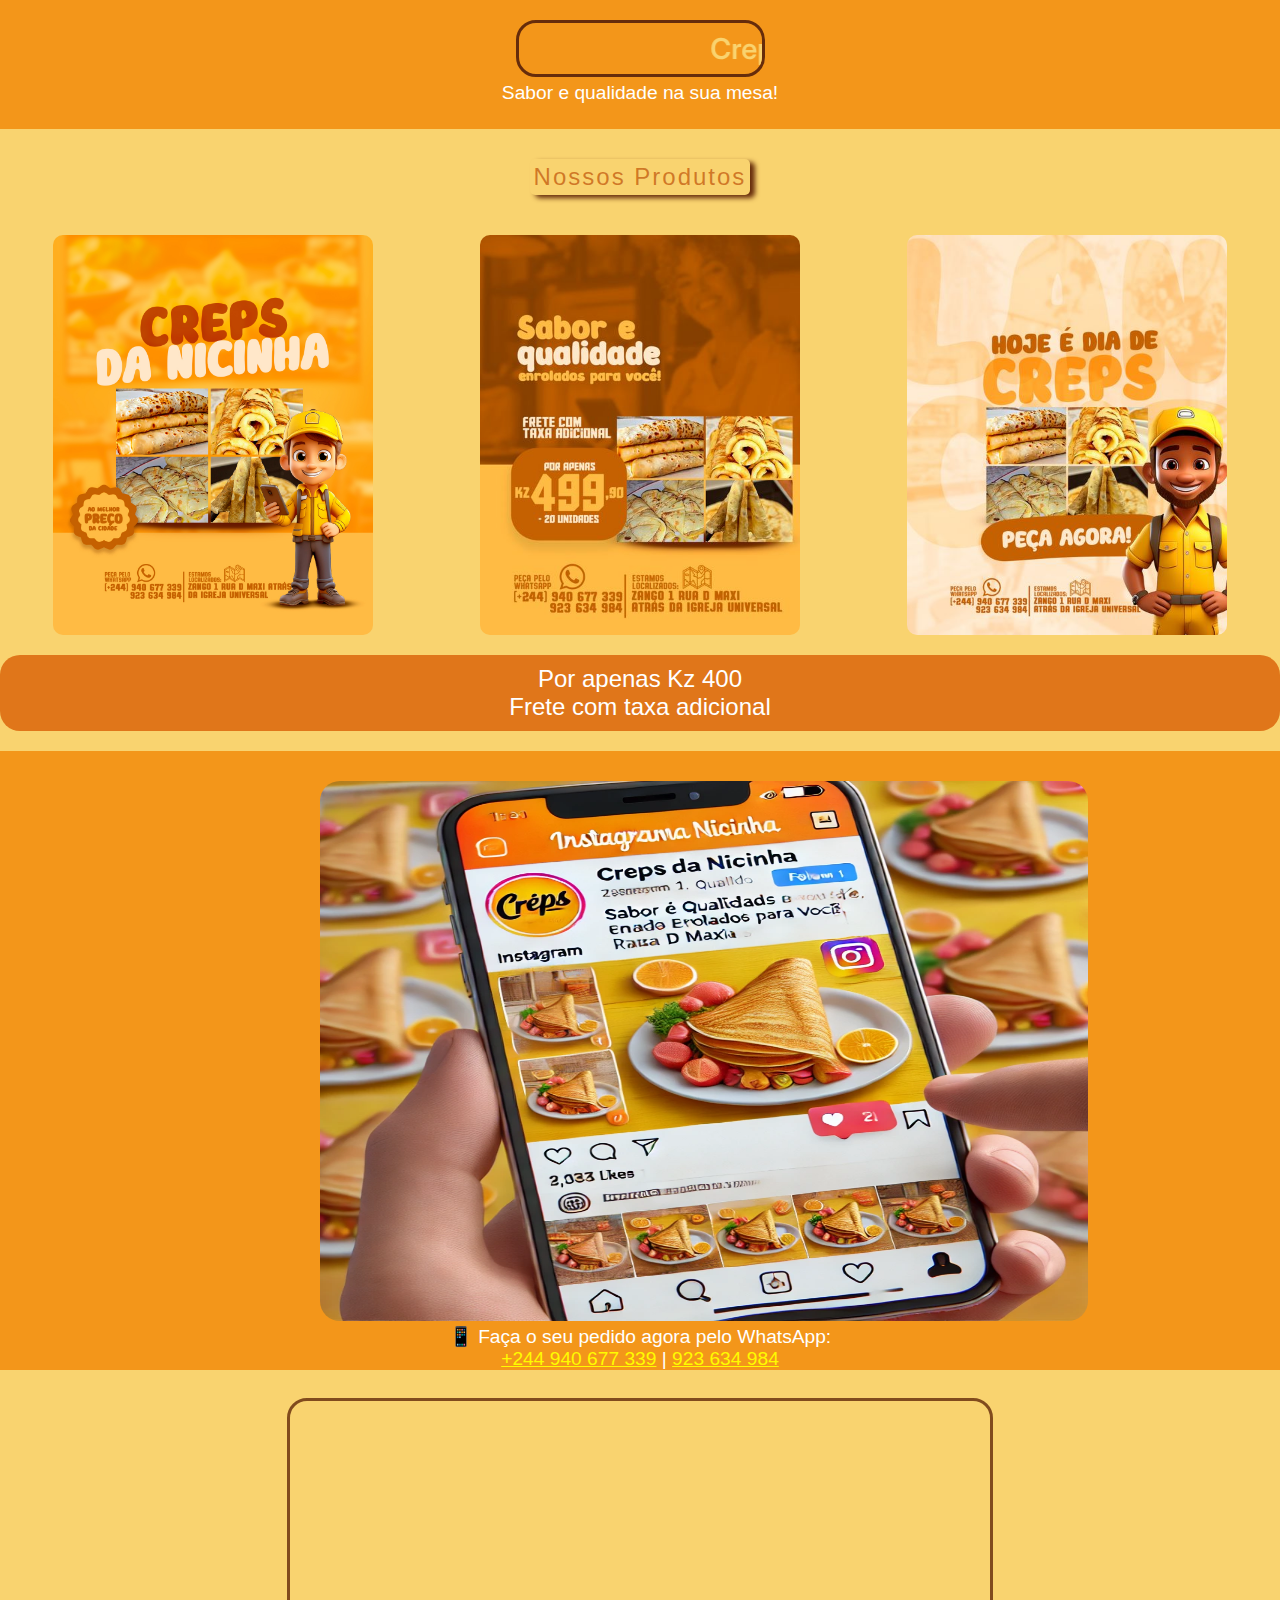
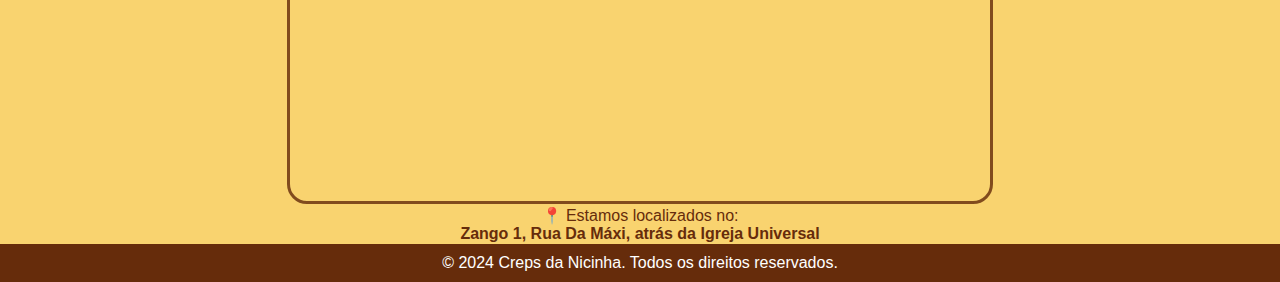
<file: index.html>
<!DOCTYPE html>
<html lang="pt-br">
<head>
    <meta charset="UTF-8">
    <meta name="viewport" content="width=device-width, initial-scale=1.0">
    <link rel="shortcut icon" href="imagens/creps4.jpg" type="image/x-icon">
    <link rel="stylesheet" href="creps.css">
    <title>Creps da Nicinha</title>
    <style>
        @import url('https://fonts.googleapis.com/css2?family=Bubblegum+Sans&family=Inter:ital,opsz,wght@0,14..32,100..900;1,14..32,100..900&display=swap');
    
        *{
            margin: 0 auto;
            padding: 0;
        }
        body {
            font-family: Arial, sans-serif;
            margin: 0;
            padding: 0;
            background-color: #f9d36f;
            color: #662c0b;
        }


        header {
            top: 0.5px;
            background-color: #f3961a;
            text-align: center;
            padding: 20px;
            color: #fff;
        }

        h1 {
            font-size: 1.8em;
            margin: 0;
            font-family: "Inter", sans-serif;
            font-weight: 600;
            color: #f9d36f;
        }

        header p {
            font-size: 1.2em;
            margin: 5px 0;
            font-family: Arial, Helvetica, sans-serif, sans-serif;
            font-weight: 300;
        }
        h2{
            margin-top: 10px;
            font-family: Impact, Haettenschweiler, 'Arial Narrow Bold', sans-serif;
            letter-spacing: 2px;
            font-weight: 200;
            color:#be5006b0;
            padding: 10px;
            display: inline-flex;
            padding: 4px;
            border-radius: 5px;
            box-shadow: 5px 3px 5px #662c0b;
            margin-bottom: 10px;
        }
        div.expose{
            display: flex;
            flex-direction: row;
            align-items: center;   
        }
        img.crep1{
            width: 25%;
            height: 25%;
            border-radius: 10px;
            transition: transform 0.3s;
            margin-top: 10px;
        }
        .products {
                text-align: center;
                padding: 20px;
                display: block  ;
        }
        
        .products img {
            width: 30%;
            margin: 10px;
        }

        .expose img:hover {
            transform: scale(1.05);
        }

        .price {
            border-radius: 20px;
            background-color: #e0761a;
            color: #fff;
            text-align: center;
            padding: 10px;
            font-size: 1.5em;
            margin: 20px 0;
        }

        .cta {
            text-align: center;
            padding: 0px;
            background-color: #f3961a;
            color: #fff;
        }

        .cta p {
            font-size: 1.2em;
            margin-top: 0px;
        }

        .contact {
            display: block;
            background-color: #f9d36f;
            color: #662c0b;
            padding: 2px;
            text-align: center;
            line-height: 1.1;
            margin-bottom: 0px;
            align-items: center;
        }

        footer {
            background-color: #662c0b;
            color: #fff;
            text-align: center;
            padding: 10px;
        }

        @keyframes marquee {
            from{
                transform: translateX(100%);
            }
            to{
                transform: translateX(-100%);
            }
            
        }



        a{
            color:#fffb00;
        }
        a:hover{
            text-decoration: none;
            color: white;
        }

        footer p {
            margin: 0;
        }

        ::-webkit-scrollbar{
            width: 0px;
            height: 0px;
        }
        iframe#image{
            position: relative;
            top: 30px;
            left: 5%;
            width: 60vw;
            height: 60vh;
            margin-bottom: 30px;
            border-radius: 20px;
        }

        marquee{
            font-size: medium;
            padding: 8px;
            display: inline-flex;
            width: auto;
            border: solid 3px #662c0b;
            border-radius: 20px;            
        }

        @media (max-width: 768px) {
            .products {
                width: 80%; /* Ajusta as imagens para dispositivos menores */
            }
        }
    </style>
</head>
<body>

<header>
    
        <marquee behavior="#" direction="left">
            <h1>Creps da Nicinha</h1>
        </marquee>

    <p>Sabor e qualidade na sua mesa!</p>
</header>

<section class="products">
    <h2>Nossos Produtos</h2>
</section>
    <div class="expose">
        <img src="imagens/creps4.jpg"class="crep1"  alt="Creps4">
        <img src="imagens/creps3.jpg"class="crep1"  alt="Creps3">
        <img src="imagens/crep2.jpg" class="crep1" alt="Creps2">
    </div>

<section class="price">
        <p>Por apenas Kz 400<br>Frete com taxa adicional</p>
</section>

<section class="cta">
    <iframe src="imagemcrep.html" frameborder="0" name="image" id="image"></iframe>
    <p>📱 Faça o seu pedido agora pelo WhatsApp:</p>
    <p><a href="#">+244 940 677 339</a> | <a href="#">923 634 984</a></p>
</section>

<section class="contact">
    <iframe src="https://www.google.com/maps/embed?pb=!1m18!1m12!1m3!1d361.97885101632295!2d13.406672980214275!3d-9.007243040745248!2m3!1f0!2f0!3f0!3m2!1i1024!2i768!4f13.1!3m3!1m2!1s0x1a5203a039703349%3A0x6ae3c6ea4bb341ea!2sXCV4%2B3PM%2C%20ZangoIII!5e0!3m2!1spt-PT!2sao!4v1732672756194!5m2!1spt-PT!2sao" width="700" height="400" style=" margin-top:2%; margin-bottom: 0; border: solid #662c0bd0; border-radius: 20px;" allowfullscreen="" loading="lazy" referrerpolicy="no-referrer-when-downgrade"></iframe>
    <p>📍 Estamos localizados no:<br><strong>Zango 1, Rua Da Máxi, atrás da Igreja Universal</strong></p>
</section>

<footer>
    <p>&copy; 2024 Creps da Nicinha. Todos os direitos reservados.</p>
</footer>

</body>
</html>
</file>
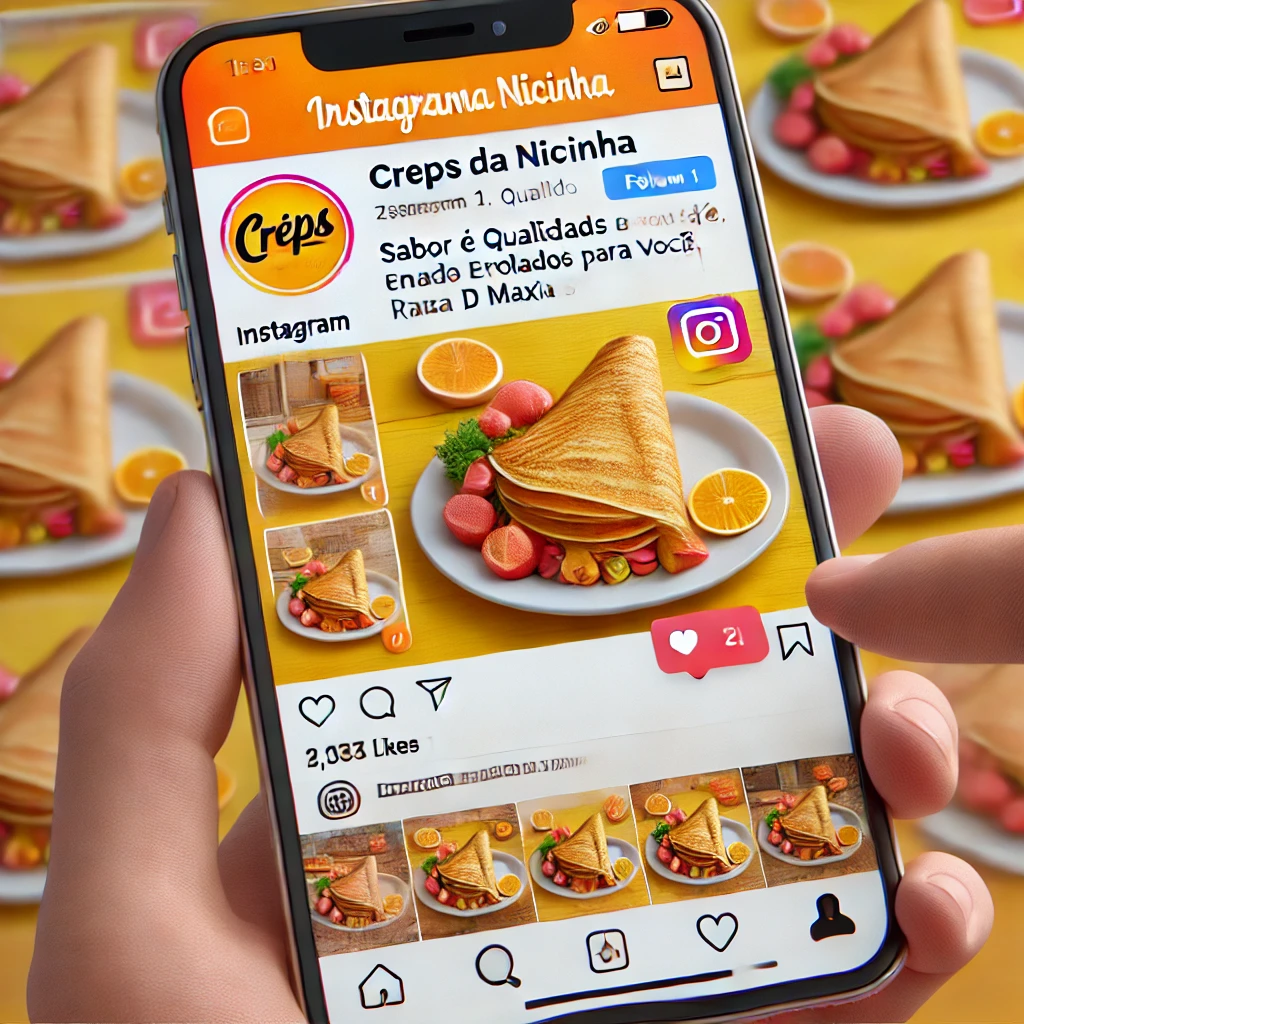
<file: imagemcrep.html>
<!DOCTYPE html>
<html lang="pt-br">
<head>
    <meta charset="UTF-8">
    <meta name="viewport" content="width=device-width, initial-scale=1.0">
    <link rel="stylesheet" href="creps.css">
    <title>imagem creps</title>
    <style>
        @media screen and (max-width: 940px){
        iframe#image{
            display: flex;
            width: 70vw;
            height: 40vh;
            margin-bottom: 40px;
        }
        }

        *{
            margin: 0px;
            padding: 0px;
        }
        iframe#image {
        display: flex;
        width: 50vw;
        height: 40vh; 
    }

        

    </style>
</head>
<body>
    <img id="iframepic" src="imagens/crepsimage.webp" alt="imagem instagram">

</body>
</html>
</file>
<file: creps.css>
@charset "UTF-8";

::-webkit-scrollbar{
    width: 0px;
    height: 0px;
}
@media screen and (max-width: 940px) {
    body {
        padding: 0; 
    }
    div.expose{
        display: flex;
        flex-direction: column;
        align-items: center;
    }

    header {
        padding: 10px;
    }

    marquee{
        display: block;
        margin-top: 8px;
        margin-left:5px;
    }

    header h1 {
        font-size: 1em; /* Ajusta o tamanho do título */
    }
    h2{
        display: block;
        font-size: 1.5em;
    }

    header p {
        font-size: 0.9rem; /* Reduz o subtítulo */
    }
    div.expose{
        display: flex;
        flex-direction: column;
    }

    img.crep1{
        width: 75%;
        height: 85%;
        border-radius: 10px;
        transition:  0.3s;
        margin-top: 10px;
    }

 
    .price p{
        font-size: 0.8rem;
    }
    .cta p{
        margin-bottom: 5px;
        font-size: 0.8rem; /* Ajusta o tamanho do texto */
    }
    .contact p{
        font-size: 0.8rem;
        margin-top: 10px;
    }

    .cta{
        display: flex;
        flex-direction: column;
        align-items: center;
        padding: 0;
        margin: 0 auto;
    }

  
    #iframepic{
        display: flex;
        align-self: center;
        width:100vw;
        height: 100vh;
    }
    .contact iframe {
        width: 95%; /* Mapa ocupa toda a largura */
        height: 200px; /* Altura ajustada */
    }

    footer {
        font-size: 12px; /* Texto menor no rodapé */
        padding: 10px;
    }
    
    

.marquee{
    display: flex;
    overflow: hidden;
    white-space: nowrap;
    animation: 4s linear infinite;
}

a{
    color:#fffb00;
}

a :hover{
    text-decoration: none;
    color: white;
    }
    
    
}
</file>
